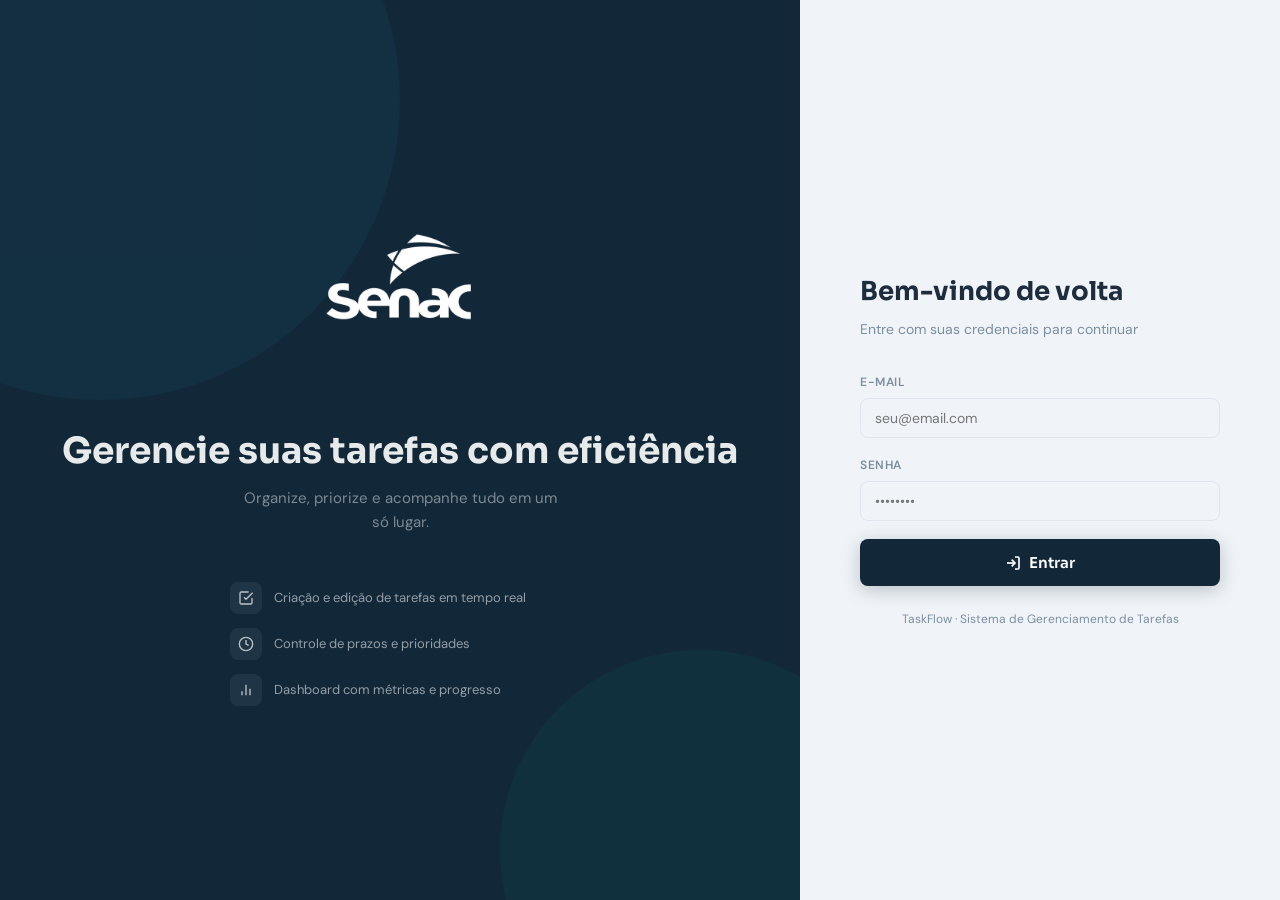
<file: taskflow/src/main/resources/static/login.html>
<!DOCTYPE html>
<html lang="pt-BR">
<head>
    <meta charset="UTF-8">
    <meta name="viewport" content="width=device-width, initial-scale=1.0">
    <title>TaskFlow · Login</title>
    <link rel="stylesheet" href="css/style.css">
</head>
<body>

<div class="login-wrapper">

    <!-- Lado esquerdo: branding -->
    <div class="login-left">
        <div class="login-logo">
            <img src="img/logo-senac.png" alt="Senac">
        </div>

        <div class="login-headline">
            <h1>Gerencie suas tarefas com eficiência</h1>
            <p>Organize, priorize e acompanhe tudo em um só lugar.</p>
        </div>

        <div class="login-features">
            <div class="login-feature">
                <div class="login-feature-icon">
                    <svg width="16" height="16" fill="none" stroke="rgba(255,255,255,.7)" stroke-width="2" viewBox="0 0 24 24">
                        <path d="M9 11l3 3L22 4"/><path d="M21 12v7a2 2 0 01-2 2H5a2 2 0 01-2-2V5a2 2 0 012-2h11"/>
                    </svg>
                </div>
                Criação e edição de tarefas em tempo real
            </div>
            <div class="login-feature">
                <div class="login-feature-icon">
                    <svg width="16" height="16" fill="none" stroke="rgba(255,255,255,.7)" stroke-width="2" viewBox="0 0 24 24">
                        <circle cx="12" cy="12" r="10"/><polyline points="12 6 12 12 16 14"/>
                    </svg>
                </div>
                Controle de prazos e prioridades
            </div>
            <div class="login-feature">
                <div class="login-feature-icon">
                    <svg width="16" height="16" fill="none" stroke="rgba(255,255,255,.7)" stroke-width="2" viewBox="0 0 24 24">
                        <line x1="18" y1="20" x2="18" y2="10"/><line x1="12" y1="20" x2="12" y2="4"/>
                        <line x1="6" y1="20" x2="6" y2="14"/>
                    </svg>
                </div>
                Dashboard com métricas e progresso
            </div>
        </div>
    </div>

    <!-- Lado direito: formulário -->
    <div class="login-right">
        <div class="login-box">
            <p class="login-box-title">Bem-vindo de volta</p>
            <p class="login-box-sub">Entre com suas credenciais para continuar</p>

            <div class="form-group">
                <label>E-mail</label>
                <input id="email" type="email" placeholder="seu@email.com" autocomplete="email">
            </div>

            <div class="form-group">
                <label>Senha</label>
                <input id="senha" type="password" placeholder="••••••••" autocomplete="current-password">
            </div>

            <button class="btn-login" onclick="login()">
                <svg width="16" height="16" fill="none" stroke="currentColor" stroke-width="2.5" viewBox="0 0 24 24">
                    <path d="M15 3h4a2 2 0 012 2v14a2 2 0 01-2 2h-4"/>
                    <polyline points="10 17 15 12 10 7"/>
                    <line x1="15" y1="12" x2="3" y2="12"/>
                </svg>
                Entrar
            </button>

            <div id="loginError" class="login-error">
                E-mail ou senha inválidos. Tente novamente.
            </div>

            <p style="margin-top:24px; font-size:12px; color:var(--text-muted); text-align:center;">
                TaskFlow · Sistema de Gerenciamento de Tarefas
            </p>
        </div>
    </div>

</div>

<script src="js/login.js"></script>
</body>
</html>
</file>
<file: taskflow/src/main/resources/static/css/style.css>
@import url('https://fonts.googleapis.com/css2?family=Sora:wght@300;400;500;600;700&family=DM+Sans:ital,wght@0,300;0,400;0,500;1,300&display=swap');

/* ===== VARIÁVEIS ===== */
:root {
    --sidebar-w: 260px;
    --navy:       #1b3a52;
    --navy-dark:  #122839;
    --navy-light: #234d6b;
    --accent:     #2e9cca;
    --accent2:    #0fb8a0;
    --danger:     #e74c6e;
    --warn:       #f4a01c;
    --success:    #27ae60;
    --bg:         #f0f4f8;
    --surface:    #ffffff;
    --text:       #1e2d3d;
    --text-muted: #7a8fa0;
    --border:     #dde6ef;
    --shadow:     0 2px 16px rgba(27,58,82,.10);
    --radius:     12px;
    --radius-sm:  8px;
    --trans:      all .22s cubic-bezier(.4,0,.2,1);
}

/* ===== RESET ===== */
*, *::before, *::after { box-sizing: border-box; margin: 0; padding: 0; }

html, body {
    height: 100%;
    font-family: 'DM Sans', sans-serif;
    background: var(--bg);
    color: var(--text);
    font-size: 15px;
    line-height: 1.6;
}

/* ===== LAYOUT COM SIDEBAR ===== */
.app-wrapper {
    display: flex;
    min-height: 100vh;
}

/* ===== SIDEBAR ===== */
.sidebar {
    width: var(--sidebar-w);
    background: var(--navy-dark);
    display: flex;
    flex-direction: column;
    position: fixed;
    top: 0; left: 0; bottom: 0;
    z-index: 100;
    box-shadow: 4px 0 24px rgba(0,0,0,.25);
    transition: var(--trans);
}

.sidebar-logo {
    padding: 28px 24px 20px;
    border-bottom: 1px solid rgba(255,255,255,.08);
    display: flex;

    justify-content: center; /* centraliza horizontalmente */
    align-items: center;     /* centraliza verticalmente */

    gap: 12px;
}

.sidebar-logo img {
    width: 110px;
    filter: brightness(1.1);
    display: block;
    width: 140px;
}

.sidebar-label {
    font-family: 'Sora', sans-serif;
    font-size: 10px;
    font-weight: 600;
    letter-spacing: 2.5px;
    text-transform: uppercase;
    color: rgba(255,255,255,.35);
    padding: 22px 24px 8px;
}

.sidebar-nav {
    flex: 1;
    padding: 4px 12px;
    display: flex;
    flex-direction: column;
    gap: 3px;
}

.nav-item {
    display: flex;
    align-items: center;
    gap: 12px;
    padding: 11px 14px;
    border-radius: var(--radius-sm);
    color: rgba(255,255,255,.62);
    text-decoration: none;
    font-size: 14px;
    font-weight: 500;
    transition: var(--trans);
    cursor: pointer;
}
.nav-item svg { flex-shrink: 0; opacity: .75; }
.nav-item:hover {
    background: rgba(255,255,255,.08);
    color: #fff;
}
.nav-item:hover svg { opacity: 1; }
.nav-item.active {
    background: var(--accent);
    color: #fff;
    box-shadow: 0 4px 14px rgba(46,156,202,.35);
}
.nav-item.active svg { opacity: 1; }

.sidebar-footer {
    padding: 16px 20px;
    border-top: 1px solid rgba(255,255,255,.08);
    display: flex;
    align-items: center;
    gap: 10px;
}
.sidebar-avatar {
    width: 36px; height: 36px;
    background: var(--accent);
    border-radius: 50%;
    display: flex; align-items: center; justify-content: center;
    font-family: 'Sora', sans-serif;
    font-size: 13px;
    font-weight: 700;
    color: #fff;
    flex-shrink: 0;
}
.sidebar-user-info {
    flex: 1;
    min-width: 0;
}
.sidebar-user-name {
    font-size: 13px; font-weight: 600;
    color: rgba(255,255,255,.88);
    white-space: nowrap; overflow: hidden; text-overflow: ellipsis;
}
.sidebar-user-role {
    font-size: 11px;
    color: rgba(255,255,255,.38);
}
.btn-logout {
    background: none; border: none;
    color: rgba(255,255,255,.35);
    cursor: pointer; padding: 4px;
    border-radius: 6px;
    transition: var(--trans);
    display: flex;
}
.btn-logout:hover { color: var(--danger); background: rgba(231,76,110,.12); }

/* ===== CONTEÚDO PRINCIPAL ===== */
.main-content {
    margin-left: var(--sidebar-w);
    flex: 1;
    display: flex;
    flex-direction: column;
    min-height: 100vh;
}

/* ===== TOPBAR ===== */
.topbar {
    background: var(--surface);
    border-bottom: 1px solid var(--border);
    padding: 0 32px;
    height: 64px;
    display: flex;
    align-items: center;
    justify-content: space-between;
    position: sticky; top: 0;
    z-index: 50;
    box-shadow: 0 1px 0 var(--border);
}
.topbar-title {
    font-family: 'Sora', sans-serif;
    font-size: 18px;
    font-weight: 700;
    color: var(--text);
}
.topbar-subtitle {
    font-size: 12px;
    color: var(--text-muted);
    font-weight: 400;
}
.topbar-actions {
    display: flex;
    align-items: center;
    gap: 12px;
}
.badge-date {
    background: var(--bg);
    border: 1px solid var(--border);
    border-radius: 20px;
    padding: 5px 14px;
    font-size: 12px;
    color: var(--text-muted);
    font-weight: 500;
}

/* ===== PAGE BODY ===== */
.page-body {
    padding: 28px 32px;
    flex: 1;
}

/* ===== CARDS MÉTRICAS ===== */
.metrics-grid {
    display: grid;
    grid-template-columns: repeat(4, 1fr);
    gap: 18px;
    margin-bottom: 28px;
}
.metric-card {
    background: var(--surface);
    border-radius: var(--radius);
    padding: 22px 22px 20px;
    box-shadow: var(--shadow);
    border: 1px solid var(--border);
    display: flex;
    flex-direction: column;
    gap: 10px;
    position: relative;
    overflow: hidden;
    transition: var(--trans);
}
.metric-card::before {
    content: '';
    position: absolute;
    top: 0; left: 0; right: 0;
    height: 3px;
}
.metric-card.total::before   { background: var(--accent); }
.metric-card.pendente::before { background: var(--warn); }
.metric-card.andamento::before{ background: var(--accent2); }
.metric-card.concluida::before{ background: var(--success); }
.metric-card:hover { transform: translateY(-2px); box-shadow: 0 8px 28px rgba(27,58,82,.14); }

.metric-icon {
    width: 42px; height: 42px;
    border-radius: 10px;
    display: flex; align-items: center; justify-content: center;
}
.metric-card.total   .metric-icon { background: rgba(46,156,202,.12); color: var(--accent); }
.metric-card.pendente .metric-icon { background: rgba(244,160,28,.12); color: var(--warn); }
.metric-card.andamento .metric-icon { background: rgba(15,184,160,.12); color: var(--accent2); }
.metric-card.concluida .metric-icon { background: rgba(39,174,96,.12); color: var(--success); }

.metric-value {
    font-family: 'Sora', sans-serif;
    font-size: 36px;
    font-weight: 700;
    line-height: 1;
    color: var(--text);
}
.metric-label {
    font-size: 12px;
    font-weight: 600;
    text-transform: uppercase;
    letter-spacing: 1px;
    color: var(--text-muted);
}

/* ===== GRADE DE CONTEÚDO ===== */
.content-grid {
    display: grid;
    grid-template-columns: 380px 1fr;
    gap: 22px;
    align-items: start;
}

/* ===== PAINÉIS / CARDS ===== */
.panel {
    background: var(--surface);
    border-radius: var(--radius);
    box-shadow: var(--shadow);
    border: 1px solid var(--border);
    overflow: hidden;
}
.panel-header {
    padding: 18px 22px;
    border-bottom: 1px solid var(--border);
    display: flex;
    align-items: center;
    justify-content: space-between;
}
.panel-title {
    font-family: 'Sora', sans-serif;
    font-size: 15px;
    font-weight: 700;
    color: var(--text);
    display: flex;
    align-items: center;
    gap: 8px;
}
.panel-title svg { color: var(--accent); }
.panel-body { padding: 20px 22px; }

/* ===== FORMULÁRIO ===== */
.form-group {
    margin-bottom: 14px;
}
.form-group label {
    display: block;
    font-size: 12px;
    font-weight: 600;
    letter-spacing: .5px;
    color: var(--text-muted);
    text-transform: uppercase;
    margin-bottom: 6px;
}
.form-group input,
.form-group select {
    width: 100%;
    padding: 10px 14px;
    border: 1.5px solid var(--border);
    border-radius: var(--radius-sm);
    font-family: 'DM Sans', sans-serif;
    font-size: 14px;
    color: var(--text);
    background: var(--bg);
    transition: var(--trans);
    outline: none;
}
.form-group input:focus,
.form-group select:focus {
    border-color: var(--accent);
    background: var(--surface);
    box-shadow: 0 0 0 3px rgba(46,156,202,.12);
}

/* ===== BOTÕES ===== */
.btn {
    display: inline-flex;
    align-items: center;
    gap: 7px;
    padding: 10px 18px;
    border-radius: var(--radius-sm);
    font-family: 'DM Sans', sans-serif;
    font-size: 14px;
    font-weight: 600;
    border: none;
    cursor: pointer;
    transition: var(--trans);
    text-decoration: none;
}
.btn-primary {
    background: var(--accent);
    color: #fff;
    width: 100%;
    justify-content: center;
    padding: 12px;
    margin-top: 4px;
    box-shadow: 0 4px 14px rgba(46,156,202,.30);
}
.btn-primary:hover { background: #2589b4; transform: translateY(-1px); box-shadow: 0 6px 20px rgba(46,156,202,.40); }
.btn-primary:active { transform: translateY(0); }
.btn-edit {
    background: rgba(46,156,202,.1);
    color: var(--accent);
    font-size: 12px;
    padding: 6px 12px;
}
.btn-edit:hover { background: var(--accent); color: #fff; }
.btn-delete {
    background: rgba(231,76,110,.1);
    color: var(--danger);
    font-size: 12px;
    padding: 6px 12px;
}
.btn-delete:hover { background: var(--danger); color: #fff; }
.btn-cancel {
    background: var(--bg);
    color: var(--text-muted);
    font-size: 12px;
    padding: 6px 12px;
    border: 1px solid var(--border);
}
.btn-cancel:hover { background: var(--border); }

/* ===== FILTRO ===== */
.filter-bar {
    display: flex;
    align-items: center;
    gap: 8px;
    flex-wrap: wrap;
}
.filter-chip {
    padding: 6px 16px;
    border-radius: 20px;
    font-size: 12px;
    font-weight: 600;
    border: 1.5px solid var(--border);
    background: var(--surface);
    color: var(--text-muted);
    cursor: pointer;
    transition: var(--trans);
}
.filter-chip:hover { border-color: var(--accent); color: var(--accent); }
.filter-chip.active {
    background: var(--accent);
    border-color: var(--accent);
    color: #fff;
    box-shadow: 0 2px 8px rgba(46,156,202,.30);
}

/* ===== LISTA DE TAREFAS ===== */
.tasks-list {
    display: flex;
    flex-direction: column;
    gap: 10px;
}

.task-card {
    background: var(--surface);
    border: 1.5px solid var(--border);
    border-radius: var(--radius);
    padding: 16px 18px;
    display: flex;
    align-items: flex-start;
    gap: 14px;
    transition: var(--trans);
    animation: slideIn .25s ease both;
}
.task-card:hover {
    border-color: var(--accent);
    box-shadow: 0 4px 18px rgba(46,156,202,.10);
    transform: translateX(2px);
}
@keyframes slideIn {
    from { opacity: 0; transform: translateY(8px); }
    to   { opacity: 1; transform: translateY(0); }
}

.task-priority-bar {
    width: 4px;
    align-self: stretch;
    border-radius: 4px;
    flex-shrink: 0;
}
.task-priority-bar.ALTA   { background: var(--danger); }
.task-priority-bar.MEDIA  { background: var(--warn); }
.task-priority-bar.BAIXA  { background: var(--accent2); }

.task-body { flex: 1; min-width: 0; }
.task-title {
    font-family: 'Sora', sans-serif;
    font-size: 14px;
    font-weight: 700;
    color: var(--text);
    margin-bottom: 3px;
}
.task-desc {
    font-size: 13px;
    color: var(--text-muted);
    margin-bottom: 8px;
    white-space: nowrap; overflow: hidden; text-overflow: ellipsis;
}
.task-meta {
    display: flex;
    align-items: center;
    gap: 10px;
    flex-wrap: wrap;
}
.task-date {
    font-size: 11px;
    color: var(--text-muted);
    display: flex;
    align-items: center;
    gap: 4px;
}

/* ===== BADGES STATUS/PRIORIDADE ===== */
.badge {
    display: inline-flex;
    align-items: center;
    gap: 4px;
    padding: 3px 9px;
    border-radius: 20px;
    font-size: 11px;
    font-weight: 700;
    letter-spacing: .3px;
}
.badge-PENDENTE    { background: rgba(244,160,28,.12); color: #c47f00; }
.badge-EM_ANDAMENTO{ background: rgba(15,184,160,.12); color: #0a967f; }
.badge-CONCLUIDA   { background: rgba(39,174,96,.12); color: #1f8a4a; }
.badge-ALTA  { background: rgba(231,76,110,.12); color: var(--danger); }
.badge-MEDIA { background: rgba(244,160,28,.12); color: #c47f00; }
.badge-BAIXA { background: rgba(15,184,160,.12); color: #0a967f; }

.task-actions { display: flex; flex-direction: column; gap: 5px; flex-shrink: 0; }

/* ===== ESTADO VAZIO ===== */
.empty-state {
    text-align: center;
    padding: 48px 20px;
    color: var(--text-muted);
}
.empty-state svg { opacity: .25; margin-bottom: 12px; }
.empty-state p { font-size: 14px; }

/* ===== EDITING INDICATOR ===== */
.editing-banner {
    background: rgba(46,156,202,.08);
    border: 1.5px dashed var(--accent);
    border-radius: var(--radius-sm);
    padding: 10px 14px;
    font-size: 12px;
    color: var(--accent);
    font-weight: 600;
    display: flex;
    align-items: center;
    gap: 8px;
    margin-bottom: 14px;
}
.editing-banner.hidden { display: none; }

/* ===== LOGIN PAGE ===== */
.login-wrapper {
    min-height: 100vh;
    display: grid;
    grid-template-columns: 1fr 480px;
}
.login-left {
    background: var(--navy-dark);
    display: flex;
    flex-direction: column;
    align-items: center;
    justify-content: center;
    padding: 60px;
    position: relative;
    overflow: hidden;
}
.login-left::before {
    content: '';
    position: absolute;
    width: 600px; height: 600px;
    border-radius: 50%;
    background: rgba(46,156,202,.06);
    top: -200px; left: -200px;
}
.login-left::after {
    content: '';
    position: absolute;
    width: 400px; height: 400px;
    border-radius: 50%;
    background: rgba(15,184,160,.05);
    bottom: -150px; right: -100px;
}
.login-logo { margin-bottom: 48px; z-index: 1; }
.login-logo img { width: 180px; }
.login-headline {
    z-index: 1;
    text-align: center;
    color: rgba(255,255,255,.9);
}
.login-headline h1 {
    font-family: 'Sora', sans-serif;
    font-size: 36px;
    font-weight: 700;
    line-height: 1.2;
    margin-bottom: 14px;
}
.login-headline p {
    font-size: 15px;
    color: rgba(255,255,255,.45);
    max-width: 320px;
    margin: 0 auto;
}
.login-features {
    z-index: 1;
    margin-top: 48px;
    display: flex;
    flex-direction: column;
    gap: 14px;
    width: 100%;
    max-width: 340px;
}
.login-feature {
    display: flex;
    align-items: center;
    gap: 12px;
    color: rgba(255,255,255,.55);
    font-size: 13px;
}
.login-feature-icon {
    width: 32px; height: 32px;
    background: rgba(255,255,255,.06);
    border-radius: 8px;
    display: flex; align-items: center; justify-content: center;
    flex-shrink: 0;
}

.login-right {
    background: var(--bg);
    display: flex;
    align-items: center;
    justify-content: center;
    padding: 60px 50px;
}
.login-box {
    width: 100%;
    max-width: 360px;
}
.login-box-title {
    font-family: 'Sora', sans-serif;
    font-size: 26px;
    font-weight: 700;
    color: var(--text);
    margin-bottom: 6px;
}
.login-box-sub {
    font-size: 14px;
    color: var(--text-muted);
    margin-bottom: 32px;
}
.login-box .form-group { margin-bottom: 18px; }

.btn-login {
    width: 100%;
    padding: 14px;
    background: var(--navy-dark);
    color: #fff;
    border: none;
    border-radius: var(--radius-sm);
    font-family: 'Sora', sans-serif;
    font-size: 15px;
    font-weight: 600;
    cursor: pointer;
    transition: var(--trans);
    display: flex;
    align-items: center;
    justify-content: center;
    gap: 8px;
    box-shadow: 0 4px 18px rgba(18,40,57,.25);
}
.btn-login:hover { background: var(--navy-light); transform: translateY(-1px); }

.login-error {
    background: rgba(231,76,110,.08);
    border: 1px solid rgba(231,76,110,.25);
    border-radius: var(--radius-sm);
    padding: 10px 14px;
    font-size: 13px;
    color: var(--danger);
    margin-top: 14px;
    display: none;
}
.login-error.visible { display: block; }

/* ===== DASHBOARD CHARTS ===== */
.dash-grid {
    display: grid;
    grid-template-columns: 1fr 1fr;
    gap: 18px;
    margin-top: 22px;
}
.progress-item {
    display: flex;
    flex-direction: column;
    gap: 6px;
    padding-bottom: 14px;
    border-bottom: 1px solid var(--border);
}
.progress-item:last-child { border-bottom: none; padding-bottom: 0; }
.progress-top {
    display: flex;
    justify-content: space-between;
    align-items: center;
}
.progress-label { font-size: 13px; font-weight: 600; color: var(--text); }
.progress-pct { font-size: 12px; font-weight: 700; color: var(--text-muted); }
.progress-bar {
    height: 7px;
    background: var(--bg);
    border-radius: 99px;
    overflow: hidden;
}
.progress-fill {
    height: 100%;
    border-radius: 99px;
    transition: width .8s cubic-bezier(.4,0,.2,1);
}

/* ===== SCROLLBAR ===== */
::-webkit-scrollbar { width: 5px; }
::-webkit-scrollbar-track { background: transparent; }
::-webkit-scrollbar-thumb { background: var(--border); border-radius: 99px; }
::-webkit-scrollbar-thumb:hover { background: var(--text-muted); }

/* ===== RESPONSIVE ===== */
@media (max-width: 1100px) {
    .metrics-grid { grid-template-columns: repeat(2, 1fr); }
    .content-grid { grid-template-columns: 1fr; }
}
@media (max-width: 768px) {
    :root { --sidebar-w: 0px; }
    .sidebar { transform: translateX(-260px); }
    .sidebar.open { transform: translateX(0); width: 260px; }
    .page-body { padding: 18px 16px; }
    .topbar { padding: 0 16px; }
    .metrics-grid { grid-template-columns: repeat(2, 1fr); }
    .login-wrapper { grid-template-columns: 1fr; }
    .login-left { display: none; }
}
/* ===== LINKS E AÇÕES DO DASHBOARD ===== */
.dashboard-link,
a {
    color: var(--accent);
    text-decoration: none;
    font-weight: 600;
    transition: var(--trans);
}

.dashboard-link:hover,
a:hover {
    color: var(--navy-light);
    text-decoration: underline;
}

/* ===== AJUSTE DE CARDS DO DASHBOARD ===== */
.metric-card h3,
.metric-value {
    margin: 0;
}

/* ===== LISTA DE TAREFAS: BOTÕES LADO A LADO NO MOBILE TAMBÉM ===== */
@media (max-width: 768px) {
    .task-actions {
        width: 100%;
        flex-direction: row;
        justify-content: flex-start;
        margin-top: 10px;
    }

    .task-card {
        flex-direction: column;
    }

    .task-priority-bar {
        width: 100%;
        height: 4px;
    }
}

/* ===== MENSAGEM DE ERRO OU ALERTA ===== */
.alert-box {
    background: rgba(231,76,110,.08);
    border: 1px solid rgba(231,76,110,.25);
    border-radius: var(--radius-sm);
    padding: 10px 14px;
    font-size: 13px;
    color: var(--danger);
    margin-top: 12px;
}

/* ===== AJUSTE VISUAL PARA FORMULÁRIO DE TAREFAS ===== */
.form-actions {
    display: flex;
    gap: 10px;
    margin-top: 10px;
}

.form-actions .btn {
    flex: 1;
}

/* ===== SEÇÃO DE FILTRO ===== */
.filter-wrap {
    margin-bottom: 16px;
    display: flex;
    flex-wrap: wrap;
    gap: 8px;
    align-items: center;
}

/* ===== DASHBOARD: EVITA ESTOURAR TEXTO ===== */
.metric-label,
.progress-label,
.progress-pct,
.topbar-subtitle {
    word-break: break-word;
}
</file>
